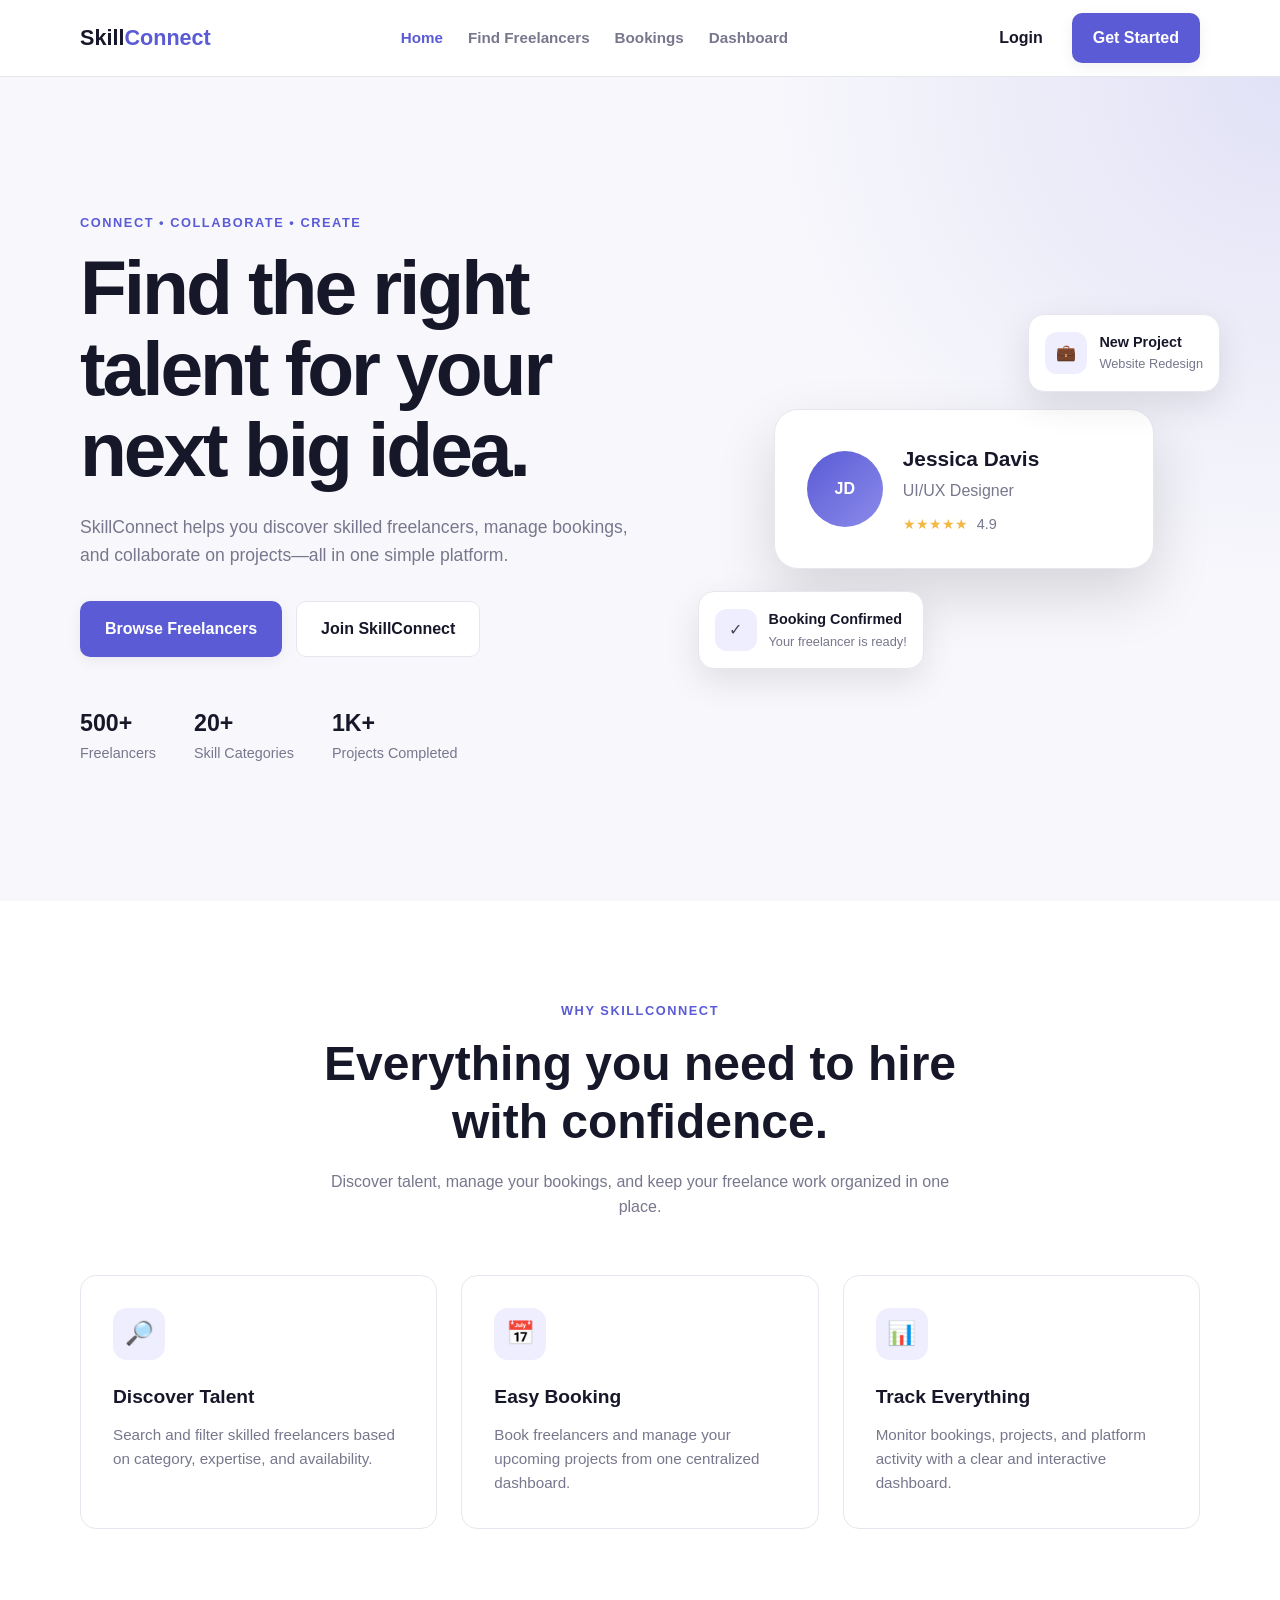
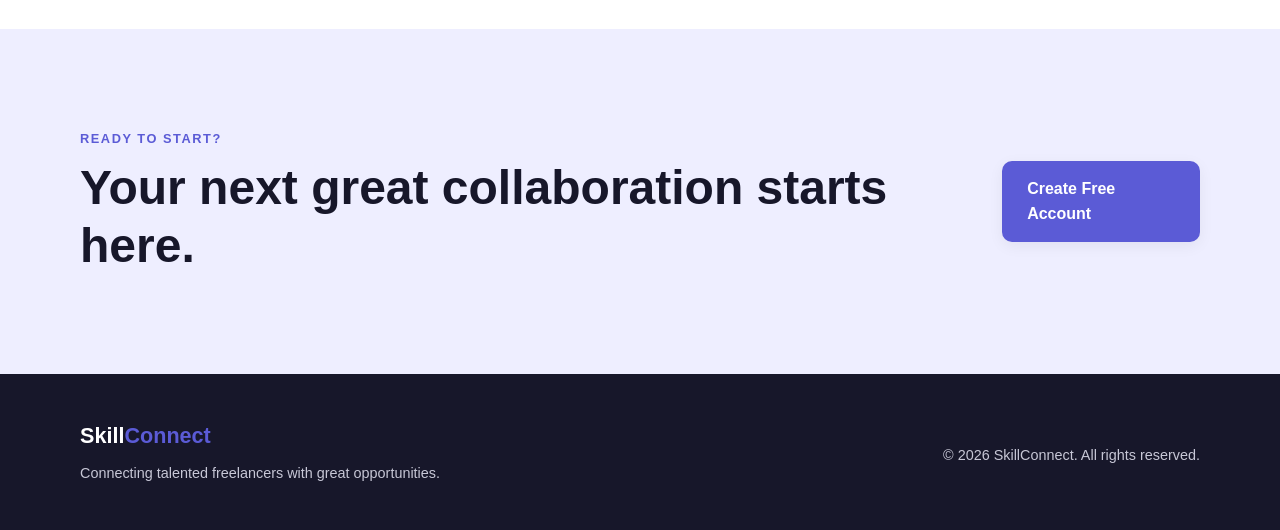
<file: index.html>
<!DOCTYPE html>
<html lang="en">
<head>
    <meta charset="UTF-8">
    <meta name="viewport" content="width=device-width, initial-scale=1.0">

    <meta
        name="description"
        content="SkillConnect - Find and hire talented freelancers for your projects."
    >

    <title>SkillConnect | Find the Right Freelancer</title>

    <link rel="stylesheet" href="css/style.css">
    <link rel="stylesheet" href="css/responsive.css">
</head>

<body>

    <!-- Header -->
    <header class="site-header">
        <div class="container navbar">

            <a href="index.html" class="logo" aria-label="SkillConnect Home">
                Skill<span>Connect</span>
            </a>

            <nav class="nav-links" aria-label="Main navigation">
                <a href="index.html" class="active">Home</a>
                <a href="freelancers.html">Find Freelancers</a>
                <a href="bookings.html">Bookings</a>
                <a href="dashboard.html">Dashboard</a>
            </nav>

            <div class="nav-actions">
                <a href="login.html" class="btn btn-secondary">Login</a>
                <a href="register.html" class="btn btn-primary">Get Started</a>
            </div>

        </div>
    </header>


    <main>

        <!-- Hero Section -->
        <section class="hero">

            <div class="container hero-content">

                <div class="hero-text">

                    <p class="eyebrow">
                        CONNECT • COLLABORATE • CREATE
                    </p>

                    <h1>
                        Find the right talent for your next big idea.
                    </h1>

                    <p class="hero-description">
                        SkillConnect helps you discover skilled freelancers,
                        manage bookings, and collaborate on projects—all in
                        one simple platform.
                    </p>

                    <div class="hero-actions">
                        <a href="freelancers.html" class="btn btn-primary btn-large">
                            Browse Freelancers
                        </a>

                        <a href="register.html" class="btn btn-outline btn-large">
                            Join SkillConnect
                        </a>
                    </div>

                    <div class="hero-stats">

                        <div class="stat">
                            <strong>500+</strong>
                            <span>Freelancers</span>
                        </div>

                        <div class="stat">
                            <strong>20+</strong>
                            <span>Skill Categories</span>
                        </div>

                        <div class="stat">
                            <strong>1K+</strong>
                            <span>Projects Completed</span>
                        </div>

                    </div>

                </div>


                <!-- Hero Visual -->
                <div class="hero-visual">

                    <div class="hero-card main-card">

                        <div class="avatar avatar-large">
                            JD
                        </div>

                        <div>
                            <h2>Jessica Davis</h2>
                            <p>UI/UX Designer</p>

                            <div class="rating">
                                ★★★★★
                                <span>4.9</span>
                            </div>
                        </div>

                    </div>


                    <div class="floating-card project-card">
                        <span class="card-icon">💼</span>

                        <div>
                            <strong>New Project</strong>
                            <p>Website Redesign</p>
                        </div>
                    </div>


                    <div class="floating-card success-card">
                        <span class="card-icon">✓</span>

                        <div>
                            <strong>Booking Confirmed</strong>
                            <p>Your freelancer is ready!</p>
                        </div>
                    </div>

                </div>

            </div>

        </section>


        <!-- Features -->
        <section class="features">

            <div class="container">

                <div class="section-heading">

                    <p class="eyebrow">
                        WHY SKILLCONNECT
                    </p>

                    <h2>
                        Everything you need to hire with confidence.
                    </h2>

                    <p>
                        Discover talent, manage your bookings, and keep your
                        freelance work organized in one place.
                    </p>

                </div>


                <div class="features-grid">

                    <article class="feature-card">

                        <div class="feature-icon">🔎</div>

                        <h3>Discover Talent</h3>

                        <p>
                            Search and filter skilled freelancers based on
                            category, expertise, and availability.
                        </p>

                    </article>


                    <article class="feature-card">

                        <div class="feature-icon">📅</div>

                        <h3>Easy Booking</h3>

                        <p>
                            Book freelancers and manage your upcoming projects
                            from one centralized dashboard.
                        </p>

                    </article>


                    <article class="feature-card">

                        <div class="feature-icon">📊</div>

                        <h3>Track Everything</h3>

                        <p>
                            Monitor bookings, projects, and platform activity
                            with a clear and interactive dashboard.
                        </p>

                    </article>

                </div>

            </div>

        </section>


        <!-- CTA -->
        <section class="cta">

            <div class="container cta-content">

                <div>
                    <p class="eyebrow">
                        READY TO START?
                    </p>

                    <h2>
                        Your next great collaboration starts here.
                    </h2>
                </div>

                <a href="register.html" class="btn btn-primary btn-large">
                    Create Free Account
                </a>

            </div>

        </section>

    </main>


    <!-- Footer -->
    <footer class="site-footer">

        <div class="container footer-content">

            <div>

                <a href="index.html" class="logo">
                    Skill<span>Connect</span>
                </a>

                <p>
                    Connecting talented freelancers with great opportunities.
                </p>

            </div>


            <p class="copyright">
                © 2026 SkillConnect. All rights reserved.
            </p>

        </div>

    </footer>


    <script src="js/app.js"></script>

</body>
</html>
</file>
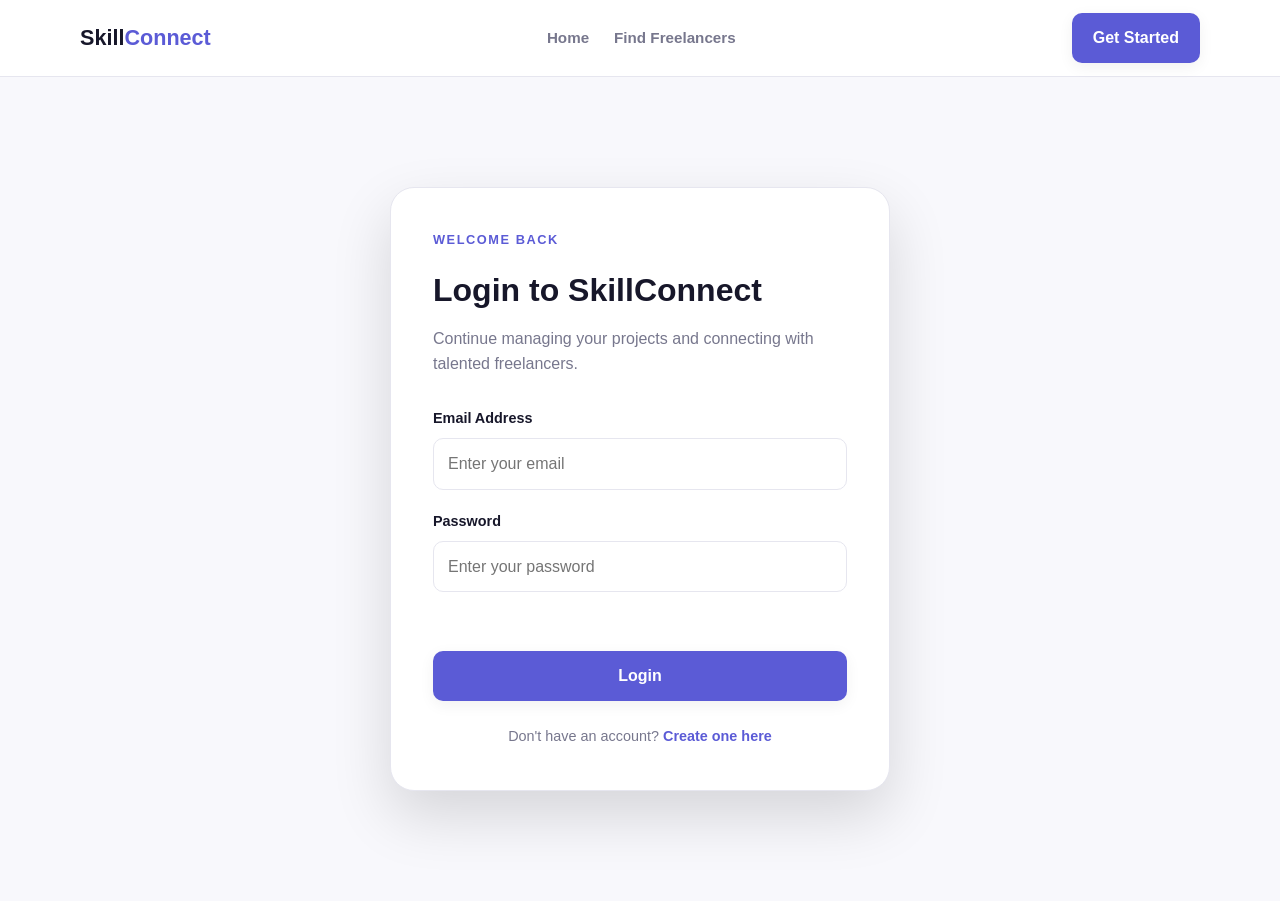
<file: bookings.html>
<!DOCTYPE html>
<html lang="en">
<head>
    <meta charset="UTF-8">
    <meta name="viewport" content="width=device-width, initial-scale=1.0">

    <meta
        name="description"
        content="Create and manage your freelancer project bookings on SkillConnect."
    >

    <title>Bookings | SkillConnect</title>

    <link rel="stylesheet" href="css/style.css">
    <link rel="stylesheet" href="css/responsive.css">
</head>

<body>

    <!-- Header -->
    <header class="site-header">

        <div class="container navbar">

            <a href="index.html" class="logo" aria-label="SkillConnect Home">
                Skill<span>Connect</span>
            </a>

            <nav class="nav-links" aria-label="Main navigation">
                <a href="index.html">Home</a>
                <a href="freelancers.html">Find Freelancers</a>
                <a href="bookings.html" class="active">Bookings</a>
                <a href="dashboard.html">Dashboard</a>
            </nav>

            <div class="nav-actions">

                <button
                    type="button"
                    id="logoutButton"
                    class="btn btn-secondary"
                >
                    Logout
                </button>

            </div>

        </div>

    </header>


    <main class="bookings-page">

        <!-- Hero -->
        <section class="bookings-hero">

            <div class="container">

                <p class="eyebrow">
                    PROJECT BOOKINGS
                </p>

                <h1>
                    Manage your projects and collaborations.
                </h1>

                <p>
                    Create new bookings, track project progress, and manage
                    your work with talented freelancers.
                </p>

            </div>

        </section>


        <section class="bookings-section">

            <div class="container">

                <!-- Booking Form -->
                <div class="booking-form-card">

                    <div class="booking-form-header">

                        <div>

                            <p class="eyebrow">
                                NEW BOOKING
                            </p>

                            <h2>
                                Start a new project
                            </h2>

                        </div>

                    </div>


                    <form id="bookingForm" novalidate>

                        <div class="booking-form-grid">

                            <!-- Freelancer -->
                            <div class="form-group">

                                <label for="bookingFreelancer">
                                    Select Freelancer
                                </label>

                                <select
                                    id="bookingFreelancer"
                                    required
                                >
                                    <option value="">
                                        Select a freelancer
                                    </option>
                                </select>

                            </div>


                            <!-- Project Title -->
                            <div class="form-group">

                                <label for="projectTitle">
                                    Project Title
                                </label>

                                <input
                                    type="text"
                                    id="projectTitle"
                                    required
                                    placeholder="Example: E-commerce Website"
                                >

                            </div>


                            <!-- Start Date -->
                            <div class="form-group">

                                <label for="projectStartDate">
                                    Start Date
                                </label>

                                <input
                                    type="date"
                                    id="projectStartDate"
                                    required
                                >

                            </div>


                            <!-- Budget -->
                            <div class="form-group">

                                <label for="projectBudget">
                                    Project Budget ($)
                                </label>

                                <input
                                    type="number"
                                    id="projectBudget"
                                    required
                                    min="1"
                                    placeholder="Example: 500"
                                >

                            </div>

                        </div>


                        <!-- Description -->
                        <div class="form-group">

                            <label for="projectDescription">
                                Project Description
                            </label>

                            <textarea
                                id="projectDescription"
                                required
                                rows="5"
                                placeholder="Describe what you need help with..."
                            ></textarea>

                        </div>


                        <p
                            id="bookingMessage"
                            class="form-message"
                            aria-live="polite"
                        ></p>


                        <button
                            type="submit"
                            class="btn btn-primary"
                        >
                            Create Booking
                        </button>

                    </form>

                </div>


                <!-- Booking List -->
                <section class="booking-list-section">

                    <div class="section-title-row">

                        <div>

                            <p class="eyebrow">
                                YOUR BOOKINGS
                            </p>

                            <h2>
                                Manage active projects
                            </h2>

                        </div>

                    </div>


                    <div
                        id="bookingsList"
                        class="bookings-list"
                    >
                        <!-- Dynamic bookings -->
                    </div>

                </section>

            </div>

        </section>

    </main>


    <script src="js/storage.js"></script>
    <script src="js/auth.js"></script>
    <script src="js/bookings.js"></script>
    <script src="js/app.js"></script>

</body>
</html>
</file>
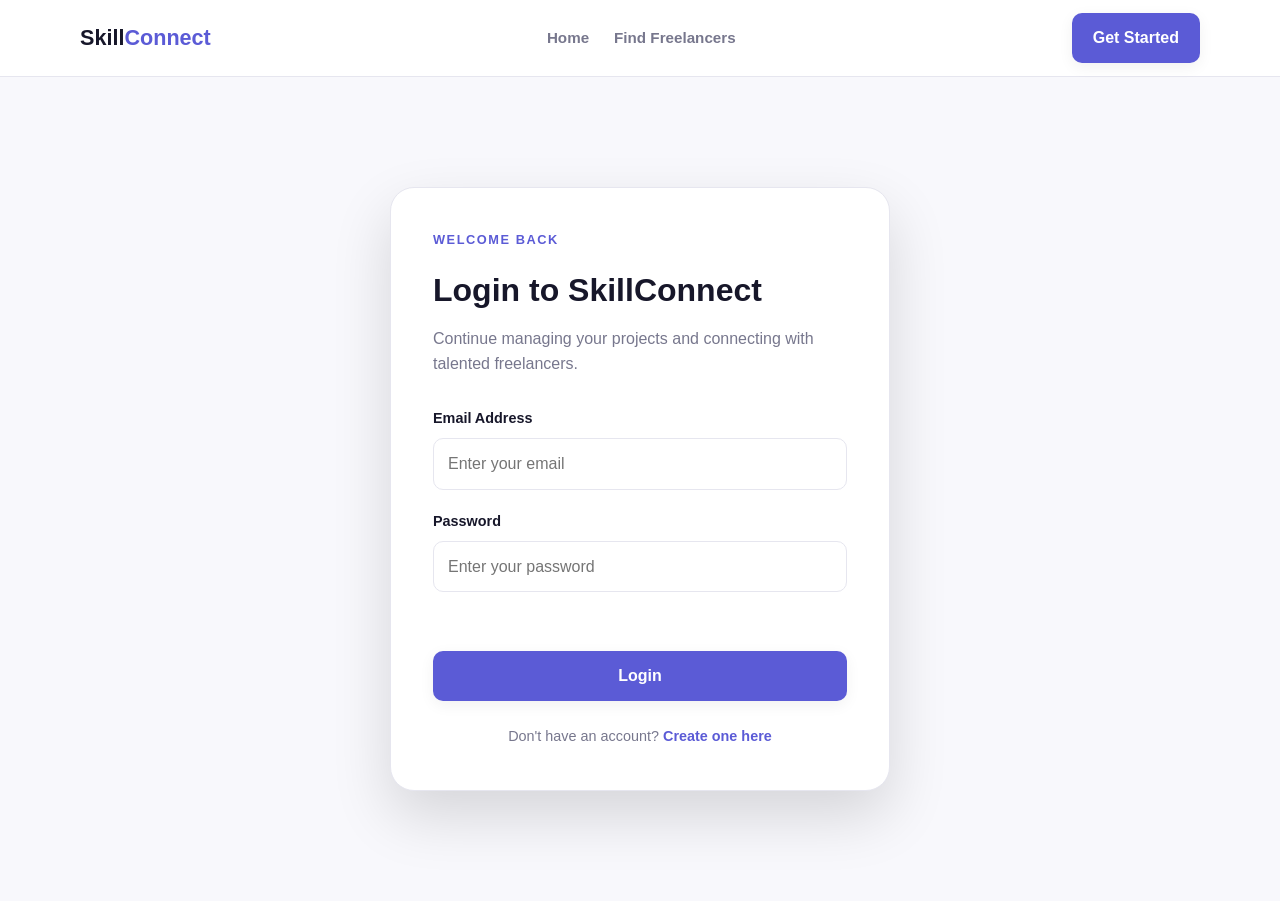
<file: freelancers.html>
<!DOCTYPE html>
<html lang="en">
<head>
    <meta charset="UTF-8">
    <meta name="viewport" content="width=device-width, initial-scale=1.0">

    <meta
        name="description"
        content="Browse, search, and manage talented freelancers on SkillConnect."
    >

    <title>Find Freelancers | SkillConnect</title>

    <link rel="stylesheet" href="css/style.css">
    <link rel="stylesheet" href="css/responsive.css">
</head>

<body>

    <header class="site-header">

        <div class="container navbar">

            <a href="index.html" class="logo" aria-label="SkillConnect Home">
                Skill<span>Connect</span>
            </a>

            <nav class="nav-links" aria-label="Main navigation">
                <a href="index.html">Home</a>
                <a href="freelancers.html" class="active">Find Freelancers</a>
                <a href="bookings.html">Bookings</a>
                <a href="dashboard.html">Dashboard</a>
            </nav>

            <div class="nav-actions">
                <button
                    type="button"
                    id="logoutButton"
                    class="btn btn-secondary"
                >
                    Logout
                </button>
            </div>

        </div>

    </header>


    <main class="freelancers-page">

        <!-- Page Hero -->
        <section class="catalog-hero">

            <div class="container">

                <p class="eyebrow">
                    FIND TALENT
                </p>

                <h1>
                    Find the perfect freelancer for your project.
                </h1>

                <p>
                    Browse skilled professionals, explore their expertise,
                    and connect with the right person for your next project.
                </p>

            </div>

        </section>


        <!-- Catalog -->
        <section class="catalog-section">

            <div class="container">

                <!-- Search and Controls -->
                <div class="catalog-toolbar">

                    <div class="search-box">

                        <label
                            for="freelancerSearch"
                            class="visually-hidden"
                        >
                            Search freelancers
                        </label>

                        <input
                            type="search"
                            id="freelancerSearch"
                            placeholder="Search by name or skill..."
                        >

                    </div>


                    <select
                        id="categoryFilter"
                        aria-label="Filter freelancers by category"
                    >
                        <option value="all">
                            All Categories
                        </option>
                    </select>


                    <button
                        type="button"
                        id="addFreelancerButton"
                        class="btn btn-primary"
                    >
                        + Add Freelancer
                    </button>

                </div>


                <!-- Results Info -->
                <p
                    id="resultsInfo"
                    class="results-info"
                    aria-live="polite"
                >
                    Loading freelancers...
                </p>


                <!-- Freelancer Cards -->
                <div
                    id="freelancerGrid"
                    class="freelancer-grid"
                >
                    <!-- Dynamic cards -->
                </div>

            </div>

        </section>

    </main>


    <!-- Freelancer Modal -->
    <div
        id="freelancerModal"
        class="modal"
        aria-hidden="true"
    >

        <div
            class="modal-backdrop"
            data-close-modal
        ></div>


        <div
            class="modal-content"
            role="dialog"
            aria-modal="true"
            aria-labelledby="modalTitle"
        >

            <div class="modal-header">

                <h2 id="modalTitle">
                    Add Freelancer
                </h2>

                <button
                    type="button"
                    id="closeModalButton"
                    class="modal-close"
                    aria-label="Close dialog"
                >
                    ×
                </button>

            </div>


            <form id="freelancerForm" novalidate>

                <input
                    type="hidden"
                    id="freelancerId"
                >


                <div class="form-group">

                    <label for="freelancerName">
                        Full Name
                    </label>

                    <input
                        type="text"
                        id="freelancerName"
                        required
                        placeholder="Enter freelancer name"
                    >

                </div>


                <div class="form-group">

                    <label for="freelancerCategory">
                        Category
                    </label>

                    <select
                        id="freelancerCategory"
                        required
                    >
                        <option value="">
                            Select category
                        </option>

                        <option value="Web Development">
                            Web Development
                        </option>

                        <option value="UI/UX Design">
                            UI/UX Design
                        </option>

                        <option value="Mobile Development">
                            Mobile Development
                        </option>

                        <option value="Data Science">
                            Data Science
                        </option>

                        <option value="Digital Marketing">
                            Digital Marketing
                        </option>

                    </select>

                </div>


                <div class="form-group">

                    <label for="freelancerSkills">
                        Skills
                    </label>

                    <input
                        type="text"
                        id="freelancerSkills"
                        required
                        placeholder="Example: React, JavaScript, Node.js"
                    >

                </div>


                <div class="form-group">

                    <label for="freelancerRate">
                        Hourly Rate ($)
                    </label>

                    <input
                        type="number"
                        id="freelancerRate"
                        required
                        min="1"
                        placeholder="Example: 25"
                    >

                </div>


                <div class="form-group">

                    <label for="freelancerRating">
                        Rating
                    </label>

                    <input
                        type="number"
                        id="freelancerRating"
                        required
                        min="1"
                        max="5"
                        step="0.1"
                        placeholder="Example: 4.8"
                    >

                </div>


                <p
                    id="freelancerMessage"
                    class="form-message"
                    aria-live="polite"
                ></p>


                <div class="modal-actions">

                    <button
                        type="button"
                        id="cancelModalButton"
                        class="btn btn-outline"
                    >
                        Cancel
                    </button>

                    <button
                        type="submit"
                        class="btn btn-primary"
                    >
                        Save Freelancer
                    </button>

                </div>

            </form>

        </div>

    </div>


    <script src="js/storage.js"></script>
    <script src="js/auth.js"></script>
    <script src="js/freelancers.js"></script>
    <script src="js/app.js"></script>

</body>
</html>
</file>
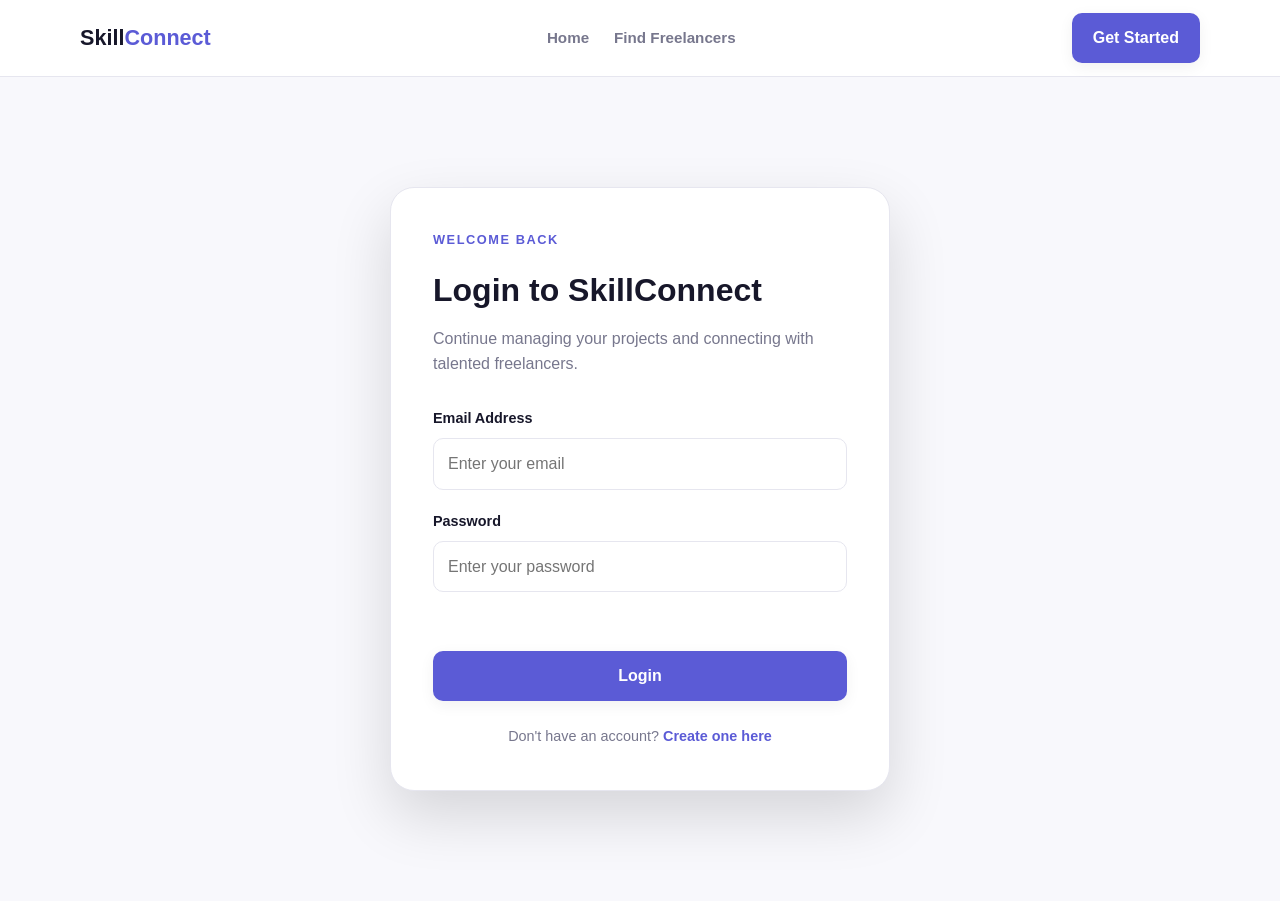
<file: login.html>
<!DOCTYPE html>
<html lang="en">
<head>
    <meta charset="UTF-8">
    <meta name="viewport" content="width=device-width, initial-scale=1.0">

    <meta
        name="description"
        content="Log in to SkillConnect and manage your freelancer bookings."
    >

    <title>Login | SkillConnect</title>

    <link rel="stylesheet" href="css/style.css">
    <link rel="stylesheet" href="css/responsive.css">
</head>

<body>

    <header class="site-header">
        <div class="container navbar">

            <a href="index.html" class="logo" aria-label="SkillConnect Home">
                Skill<span>Connect</span>
            </a>

            <nav class="nav-links" aria-label="Main navigation">
                <a href="index.html">Home</a>
                <a href="freelancers.html">Find Freelancers</a>
            </nav>

            <div class="nav-actions">
                <a href="register.html" class="btn btn-primary">
                    Get Started
                </a>
            </div>

        </div>
    </header>


    <main class="auth-page">

        <section class="auth-section">

            <div class="auth-card">

                <div class="auth-header">

                    <p class="eyebrow">
                        WELCOME BACK
                    </p>

                    <h1>Login to SkillConnect</h1>

                    <p>
                        Continue managing your projects and connecting with
                        talented freelancers.
                    </p>

                </div>


                <form id="loginForm" novalidate>

                    <div class="form-group">

                        <label for="loginEmail">
                            Email Address
                        </label>

                        <input
                            type="email"
                            id="loginEmail"
                            name="email"
                            autocomplete="email"
                            required
                            placeholder="Enter your email"
                        >

                    </div>


                    <div class="form-group">

                        <label for="loginPassword">
                            Password
                        </label>

                        <input
                            type="password"
                            id="loginPassword"
                            name="password"
                            autocomplete="current-password"
                            required
                            placeholder="Enter your password"
                        >

                    </div>


                    <p
                        id="loginMessage"
                        class="form-message"
                        aria-live="polite"
                    ></p>


                    <button type="submit" class="btn btn-primary auth-submit">
                        Login
                    </button>

                </form>


                <p class="auth-switch">
                    Don't have an account?
                    <a href="register.html">Create one here</a>
                </p>

            </div>

        </section>

    </main>


    <script src="js/storage.js"></script>
    <script src="js/auth.js"></script>

</body>
</html>
</file>
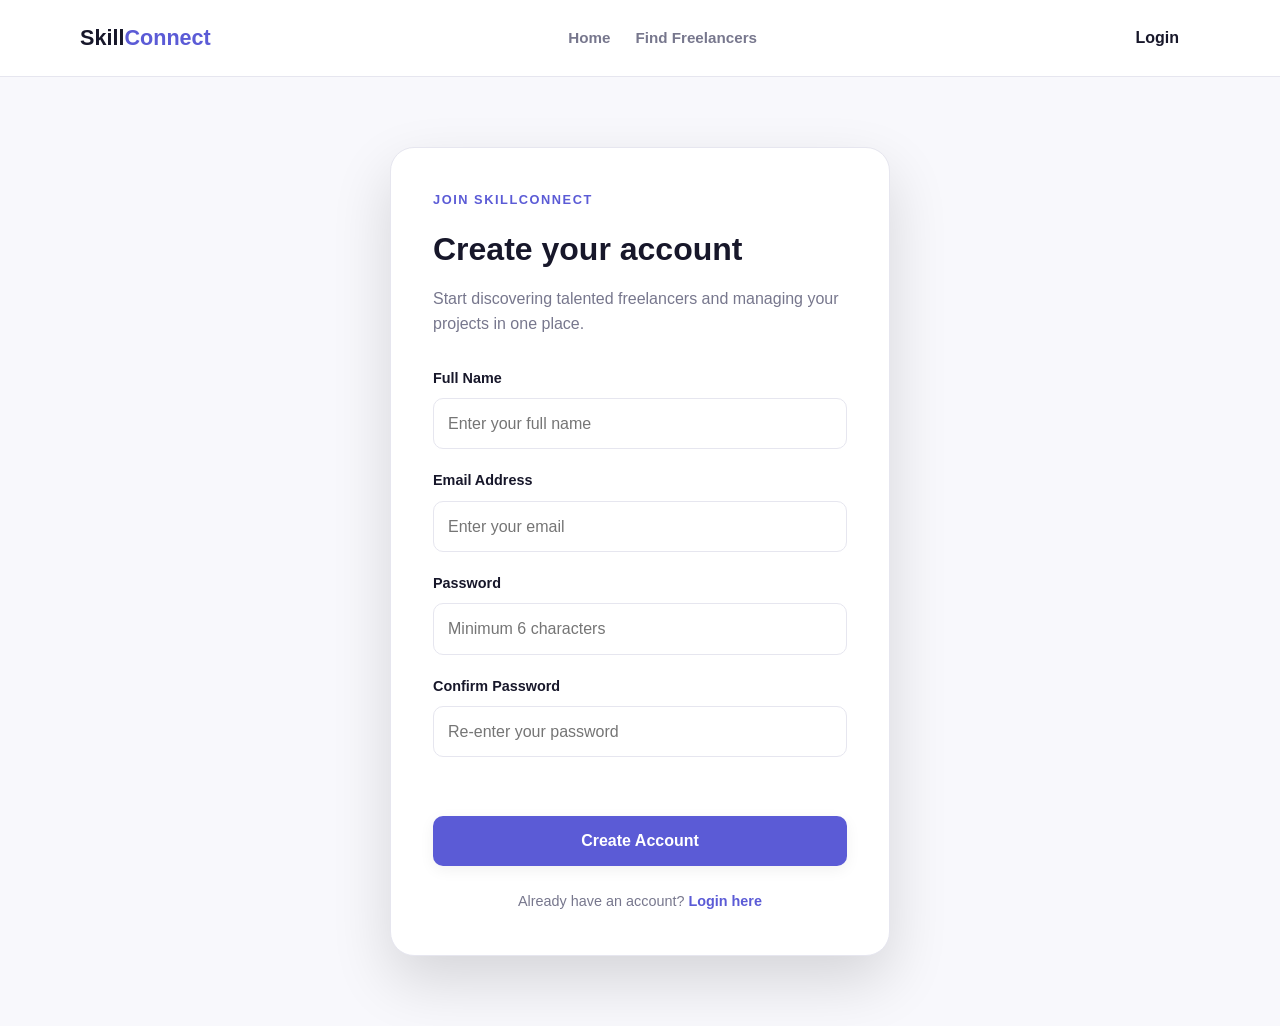
<file: register.html>
<!DOCTYPE html>
<html lang="en">
<head>
    <meta charset="UTF-8">
    <meta name="viewport" content="width=device-width, initial-scale=1.0">

    <meta
        name="description"
        content="Create a SkillConnect account and start finding talented freelancers."
    >

    <title>Create Account | SkillConnect</title>

    <link rel="stylesheet" href="css/style.css">
    <link rel="stylesheet" href="css/responsive.css">
</head>

<body>

    <header class="site-header">
        <div class="container navbar">

            <a href="index.html" class="logo" aria-label="SkillConnect Home">
                Skill<span>Connect</span>
            </a>

            <nav class="nav-links" aria-label="Main navigation">
                <a href="index.html">Home</a>
                <a href="freelancers.html">Find Freelancers</a>
            </nav>

            <div class="nav-actions">
                <a href="login.html" class="btn btn-secondary">
                    Login
                </a>
            </div>

        </div>
    </header>


    <main class="auth-page">

        <section class="auth-section">

            <div class="auth-card">

                <div class="auth-header">

                    <p class="eyebrow">
                        JOIN SKILLCONNECT
                    </p>

                    <h1>Create your account</h1>

                    <p>
                        Start discovering talented freelancers and managing
                        your projects in one place.
                    </p>

                </div>


                <form id="registerForm" novalidate>

                    <div class="form-group">

                        <label for="registerName">
                            Full Name
                        </label>

                        <input
                            type="text"
                            id="registerName"
                            name="name"
                            autocomplete="name"
                            required
                            minlength="2"
                            placeholder="Enter your full name"
                        >

                    </div>


                    <div class="form-group">

                        <label for="registerEmail">
                            Email Address
                        </label>

                        <input
                            type="email"
                            id="registerEmail"
                            name="email"
                            autocomplete="email"
                            required
                            placeholder="Enter your email"
                        >

                    </div>


                    <div class="form-group">

                        <label for="registerPassword">
                            Password
                        </label>

                        <input
                            type="password"
                            id="registerPassword"
                            name="password"
                            autocomplete="new-password"
                            required
                            minlength="6"
                            placeholder="Minimum 6 characters"
                        >

                    </div>


                    <div class="form-group">

                        <label for="confirmPassword">
                            Confirm Password
                        </label>

                        <input
                            type="password"
                            id="confirmPassword"
                            name="confirmPassword"
                            autocomplete="new-password"
                            required
                            minlength="6"
                            placeholder="Re-enter your password"
                        >

                    </div>


                    <p
                        id="registerMessage"
                        class="form-message"
                        aria-live="polite"
                    ></p>


                    <button type="submit" class="btn btn-primary auth-submit">
                        Create Account
                    </button>

                </form>


                <p class="auth-switch">
                    Already have an account?
                    <a href="login.html">Login here</a>
                </p>

            </div>

        </section>

    </main>


    <script src="js/storage.js"></script>
    <script src="js/auth.js"></script>

</body>
</html>
</file>
<file: css/style.css>
/* =========================
   ROOT & DESIGN TOKENS
========================= */

:root {
    --primary: #5b5bd6;
    --primary-dark: #4545b8;
    --primary-light: #eeeeff;

    --dark: #17172a;
    --text: #44445a;
    --muted: #77778d;

    --white: #ffffff;
    --background: #f8f8fc;
    --border: #e6e6ef;

    --success: #20a56b;

    --shadow-sm: 0 4px 15px rgba(0, 0, 0, 0.06);
    --shadow-md: 0 12px 35px rgba(0, 0, 0, 0.10);
    --shadow-lg: 0 25px 60px rgba(0, 0, 0, 0.14);

    --radius-sm: 10px;
    --radius-md: 16px;
    --radius-lg: 24px;

    --transition: 0.25s ease;
}


/* =========================
   RESET
========================= */

* {
    margin: 0;
    padding: 0;
    box-sizing: border-box;
}

html {
    scroll-behavior: smooth;
}

body {
    font-family: Arial, Helvetica, sans-serif;
    background: var(--background);
    color: var(--text);
    line-height: 1.6;
}

a {
    text-decoration: none;
    color: inherit;
}

button,
input,
select,
textarea {
    font: inherit;
}

button {
    cursor: pointer;
}


/* =========================
   GLOBAL
========================= */

.container {
    width: min(1120px, calc(100% - 40px));
    margin: 0 auto;
}

section {
    padding: 100px 0;
}

.eyebrow {
    font-size: 0.8rem;
    font-weight: 700;
    letter-spacing: 0.12em;
    color: var(--primary);
    margin-bottom: 14px;
}

.section-heading {
    max-width: 650px;
    margin: 0 auto 55px;
    text-align: center;
}

.section-heading h2,
.cta h2 {
    color: var(--dark);
    font-size: clamp(2rem, 4vw, 3rem);
    line-height: 1.2;
    margin-bottom: 18px;
}

.section-heading > p:last-child {
    color: var(--muted);
}


/* =========================
   BUTTONS
========================= */

.btn {
    display: inline-flex;
    align-items: center;
    justify-content: center;
    gap: 8px;

    min-height: 44px;

    padding: 11px 20px;

    border-radius: var(--radius-sm);
    border: 1px solid transparent;

    font-weight: 700;

    transition:
        transform var(--transition),
        background var(--transition),
        box-shadow var(--transition);
}

.btn:hover {
    transform: translateY(-2px);
}

.btn-primary {
    background: var(--primary);
    color: var(--white);
    box-shadow: var(--shadow-sm);
}

.btn-primary:hover {
    background: var(--primary-dark);
    box-shadow: var(--shadow-md);
}

.btn-secondary {
    background: transparent;
    color: var(--dark);
}

.btn-secondary:hover {
    background: var(--primary-light);
}

.btn-outline {
    border-color: var(--border);
    background: var(--white);
    color: var(--dark);
}

.btn-outline:hover {
    border-color: var(--primary);
    color: var(--primary);
}

.btn-large {
    min-height: 52px;
    padding: 14px 24px;
}


/* =========================
   HEADER
========================= */

.site-header {
    background: rgba(255, 255, 255, 0.92);
    border-bottom: 1px solid var(--border);
    position: sticky;
    top: 0;
    z-index: 100;

    backdrop-filter: blur(12px);
}

.navbar {
    min-height: 76px;

    display: flex;
    align-items: center;
    justify-content: space-between;

    gap: 25px;
}

.logo {
    color: var(--dark);
    font-size: 1.35rem;
    font-weight: 800;
    white-space: nowrap;
}

.logo span {
    color: var(--primary);
}

.nav-links {
    display: flex;
    align-items: center;
    gap: 25px;
}

.nav-links a {
    font-size: 0.95rem;
    font-weight: 600;
    color: var(--muted);

    transition: color var(--transition);
}

.nav-links a:hover,
.nav-links a.active {
    color: var(--primary);
}

.nav-actions {
    display: flex;
    align-items: center;
    gap: 8px;
}


/* =========================
   HERO
========================= */

.hero {
    min-height: calc(100vh - 76px);

    display: flex;
    align-items: center;

    background:
        radial-gradient(
            circle at top right,
            rgba(91, 91, 214, 0.14),
            transparent 35%
        ),
        var(--background);
}

.hero-content {
    display: grid;
    grid-template-columns: 1.1fr 0.9fr;
    gap: 70px;
    align-items: center;
}

.hero-text h1 {
    color: var(--dark);

    font-size: clamp(2.8rem, 6vw, 5rem);
    line-height: 1.05;

    letter-spacing: -0.04em;

    max-width: 750px;
    margin-bottom: 24px;
}

.hero-description {
    max-width: 600px;

    color: var(--muted);

    font-size: 1.1rem;

    margin-bottom: 32px;
}

.hero-actions {
    display: flex;
    flex-wrap: wrap;
    gap: 14px;

    margin-bottom: 48px;
}

.hero-stats {
    display: flex;
    flex-wrap: wrap;
    gap: 38px;
}

.stat {
    display: flex;
    flex-direction: column;
}

.stat strong {
    color: var(--dark);
    font-size: 1.45rem;
}

.stat span {
    color: var(--muted);
    font-size: 0.9rem;
}


/* =========================
   HERO VISUAL
========================= */

.hero-visual {
    position: relative;

    min-height: 430px;

    display: flex;
    align-items: center;
    justify-content: center;
}

.main-card {
    width: min(100%, 380px);

    padding: 32px;

    display: flex;
    align-items: center;
    gap: 20px;

    background: var(--white);

    border: 1px solid var(--border);
    border-radius: var(--radius-lg);

    box-shadow: var(--shadow-lg);
}

.main-card h2 {
    color: var(--dark);
    font-size: 1.3rem;
}

.main-card p {
    color: var(--muted);
    margin: 3px 0 10px;
}

.avatar {
    display: grid;
    place-items: center;

    flex-shrink: 0;

    border-radius: 50%;

    background: linear-gradient(
        135deg,
        var(--primary),
        #8b8bea
    );

    color: var(--white);

    font-weight: 800;
}

.avatar-large {
    width: 76px;
    height: 76px;
}

.rating {
    color: #f4b740;
    font-size: 0.9rem;
}

.rating span {
    color: var(--muted);
    margin-left: 5px;
}


.floating-card {
    position: absolute;

    display: flex;
    align-items: center;
    gap: 12px;

    padding: 16px;

    background: var(--white);

    border: 1px solid var(--border);

    border-radius: var(--radius-md);

    box-shadow: var(--shadow-md);
}

.floating-card strong {
    color: var(--dark);
    display: block;
    font-size: 0.9rem;
}

.floating-card p {
    color: var(--muted);
    font-size: 0.8rem;
}

.card-icon {
    display: grid;
    place-items: center;

    width: 42px;
    height: 42px;

    border-radius: 12px;

    background: var(--primary-light);
}

.project-card {
    top: 40px;
    right: -20px;
}

.success-card {
    bottom: 35px;
    left: -30px;
}


/* =========================
   FEATURES
========================= */

.features {
    background: var(--white);
}

.features-grid {
    display: grid;

    grid-template-columns: repeat(3, 1fr);

    gap: 24px;
}

.feature-card {
    padding: 32px;

    border: 1px solid var(--border);

    border-radius: var(--radius-md);

    background: var(--white);

    transition:
        transform var(--transition),
        box-shadow var(--transition);
}

.feature-card:hover {
    transform: translateY(-6px);
    box-shadow: var(--shadow-md);
}

.feature-icon {
    display: grid;
    place-items: center;

    width: 52px;
    height: 52px;

    margin-bottom: 22px;

    border-radius: 14px;

    background: var(--primary-light);

    font-size: 1.45rem;
}

.feature-card h3 {
    color: var(--dark);

    margin-bottom: 10px;

    font-size: 1.2rem;
}

.feature-card p {
    color: var(--muted);
    font-size: 0.95rem;
}


/* =========================
   CTA
========================= */

.cta {
    background: var(--primary-light);
}

.cta-content {
    display: flex;

    align-items: center;
    justify-content: space-between;

    gap: 35px;
}

.cta .eyebrow {
    margin-bottom: 10px;
}

.cta h2 {
    margin-bottom: 0;
}


/* =========================
   FOOTER
========================= */

.site-footer {
    padding: 45px 0;

    background: var(--dark);
    color: #c7c7d6;
}

.footer-content {
    display: flex;

    align-items: center;
    justify-content: space-between;

    gap: 30px;
}

.site-footer .logo {
    color: var(--white);
}

.site-footer p {
    font-size: 0.9rem;
    margin-top: 8px;
}

.copyright {
    text-align: right;
}


/* =========================
   ACCESSIBILITY
========================= */

a:focus-visible,
button:focus-visible,
input:focus-visible,
select:focus-visible,
textarea:focus-visible {
    outline: 3px solid var(--primary);
    outline-offset: 3px;
}
/* =========================
   AUTHENTICATION
========================= */

.auth-page {
    min-height: calc(100vh - 76px);
}

.auth-section {
    min-height: calc(100vh - 76px);

    display: grid;
    place-items: center;

    padding: 70px 20px;
}

.auth-card {
    width: min(100%, 500px);

    padding: 42px;

    background: var(--white);

    border: 1px solid var(--border);
    border-radius: var(--radius-lg);

    box-shadow: var(--shadow-lg);
}

.auth-header {
    margin-bottom: 30px;
}

.auth-header h1 {
    color: var(--dark);

    font-size: 2rem;

    margin-bottom: 10px;
}

.auth-header > p:last-child {
    color: var(--muted);
}

.form-group {
    display: flex;
    flex-direction: column;

    gap: 8px;

    margin-bottom: 20px;
}

.form-group label {
    color: var(--dark);

    font-size: 0.9rem;
    font-weight: 700;
}

.form-group input {
    width: 100%;

    min-height: 48px;

    padding: 12px 14px;

    border: 1px solid var(--border);
    border-radius: var(--radius-sm);

    background: var(--white);

    color: var(--dark);

    transition:
        border-color var(--transition),
        box-shadow var(--transition);
}

.form-group input:focus {
    border-color: var(--primary);

    box-shadow: 0 0 0 4px rgba(91, 91, 214, 0.12);

    outline: none;
}

.form-message {
    min-height: 24px;

    margin-bottom: 15px;

    font-size: 0.9rem;
    font-weight: 600;
}

.form-message.error {
    color: #c63c3c;
}

.form-message.success {
    color: var(--success);
}

.auth-submit {
    width: 100%;
}

.auth-switch {
    margin-top: 24px;

    text-align: center;

    color: var(--muted);

    font-size: 0.9rem;
}

.auth-switch a {
    color: var(--primary);

    font-weight: 700;
}
/* =========================
   DASHBOARD
========================= */

.dashboard-page {
    min-height: 100vh;
}

.dashboard-hero {
    padding: 70px 0 45px;
    background:
        radial-gradient(
            circle at top right,
            rgba(91, 91, 214, 0.16),
            transparent 40%
        ),
        var(--background);
}

.dashboard-hero h1 {
    color: var(--dark);
    font-size: clamp(2rem, 5vw, 3.5rem);
    margin-bottom: 10px;
}

.dashboard-hero h1 span {
    color: var(--primary);
}

.dashboard-hero > .container > p:last-child {
    color: var(--muted);
    font-size: 1.05rem;
}

.dashboard-content {
    padding: 35px 0 90px;
}

.stats-grid {
    display: grid;
    grid-template-columns: repeat(4, 1fr);
    gap: 20px;
}

.dashboard-stat-card {
    display: flex;
    align-items: center;
    gap: 16px;

    padding: 24px;

    background: var(--white);
    border: 1px solid var(--border);
    border-radius: var(--radius-md);

    box-shadow: var(--shadow-sm);
}

.dashboard-stat-icon {
    display: grid;
    place-items: center;

    width: 52px;
    height: 52px;

    flex-shrink: 0;

    border-radius: 14px;

    background: var(--primary-light);

    font-size: 1.4rem;
}

.dashboard-stat-card p {
    color: var(--muted);
    font-size: 0.85rem;
}

.dashboard-stat-card strong {
    display: block;

    margin-top: 3px;

    color: var(--dark);

    font-size: 1.7rem;
}

.dashboard-section {
    padding: 0;
    margin-top: 65px;
}

.section-title-row {
    display: flex;
    align-items: flex-end;
    justify-content: space-between;
    gap: 20px;

    margin-bottom: 25px;
}

.section-title-row .eyebrow {
    margin-bottom: 8px;
}

.section-title-row h2 {
    color: var(--dark);
    font-size: 1.7rem;
}

.text-link {
    color: var(--primary);
    font-weight: 700;
}

.quick-actions {
    display: grid;
    grid-template-columns: repeat(2, 1fr);
    gap: 20px;
}

.quick-action-card {
    display: flex;
    align-items: center;
    gap: 18px;

    padding: 25px;

    background: var(--white);

    border: 1px solid var(--border);
    border-radius: var(--radius-md);

    transition:
        transform var(--transition),
        box-shadow var(--transition);
}

.quick-action-card:hover {
    transform: translateY(-4px);
    box-shadow: var(--shadow-md);
}

.quick-action-card > span {
    display: grid;
    place-items: center;

    width: 55px;
    height: 55px;

    flex-shrink: 0;

    border-radius: 14px;

    background: var(--primary-light);

    font-size: 1.5rem;
}

.quick-action-card h3 {
    color: var(--dark);
    margin-bottom: 4px;
}

.quick-action-card p {
    color: var(--muted);
    font-size: 0.9rem;
}

.recent-bookings {
    display: grid;
    gap: 14px;
}

.empty-state {
    padding: 35px;

    text-align: center;

    background: var(--white);

    border: 1px dashed var(--border);
    border-radius: var(--radius-md);

    color: var(--muted);
}

.empty-state a {
    color: var(--primary);
    font-weight: 700;
}

.charts-grid {
    display: grid;
    grid-template-columns: repeat(2, 1fr);
    gap: 24px;
}

.chart-card {
    padding: 25px;

    background: var(--white);

    border: 1px solid var(--border);
    border-radius: var(--radius-md);

    box-shadow: var(--shadow-sm);
}

.chart-card h3 {
    color: var(--dark);
    margin-bottom: 20px;
}
/* =========================
   FREELANCER CATALOG
========================= */

.freelancers-page {
    min-height: 100vh;
}

.catalog-hero {
    padding: 75px 0 55px;

    background:
        radial-gradient(
            circle at top right,
            rgba(91, 91, 214, 0.15),
            transparent 40%
        ),
        var(--background);
}

.catalog-hero h1 {
    max-width: 760px;

    color: var(--dark);

    font-size: clamp(2.2rem, 5vw, 4rem);

    line-height: 1.1;

    margin-bottom: 18px;
}

.catalog-hero > .container > p:last-child {
    max-width: 650px;

    color: var(--muted);

    font-size: 1.05rem;
}

.catalog-section {
    padding: 45px 0 90px;
}

.catalog-toolbar {
    display: grid;

    grid-template-columns: minmax(200px, 1fr) 220px auto;

    gap: 15px;

    align-items: center;
}

.search-box input,
.catalog-toolbar select,
.form-group select {
    width: 100%;

    min-height: 48px;

    padding: 12px 14px;

    border: 1px solid var(--border);
    border-radius: var(--radius-sm);

    background: var(--white);

    color: var(--dark);
}

.search-box input:focus,
.catalog-toolbar select:focus,
.form-group select:focus {
    border-color: var(--primary);

    box-shadow: 0 0 0 4px rgba(91, 91, 214, 0.12);

    outline: none;
}

.results-info {
    margin: 25px 0 18px;

    color: var(--muted);

    font-size: 0.95rem;
}

.freelancer-grid {
    display: grid;

    grid-template-columns: repeat(3, 1fr);

    gap: 22px;
}

.freelancer-card {
    display: flex;
    flex-direction: column;

    padding: 25px;

    background: var(--white);

    border: 1px solid var(--border);
    border-radius: var(--radius-md);

    box-shadow: var(--shadow-sm);

    transition:
        transform var(--transition),
        box-shadow var(--transition);
}

.freelancer-card:hover {
    transform: translateY(-5px);
    box-shadow: var(--shadow-md);
}

.freelancer-card-top {
    display: flex;

    align-items: flex-start;
    justify-content: space-between;

    gap: 15px;

    margin-bottom: 20px;
}

.freelancer-avatar {
    display: grid;
    place-items: center;

    width: 58px;
    height: 58px;

    border-radius: 50%;

    background: linear-gradient(
        135deg,
        var(--primary),
        #8b8bea
    );

    color: var(--white);

    font-weight: 800;
    font-size: 1.05rem;
}

.rating-badge {
    padding: 5px 9px;

    border-radius: 999px;

    background: #fff7df;

    color: #9a6a00;

    font-size: 0.8rem;
    font-weight: 700;
}

.freelancer-card h2 {
    color: var(--dark);

    font-size: 1.25rem;

    margin-bottom: 5px;
}

.freelancer-category {
    color: var(--primary);

    font-size: 0.9rem;
    font-weight: 700;

    margin-bottom: 16px;
}

.freelancer-skills {
    color: var(--muted);

    font-size: 0.9rem;

    margin-bottom: 20px;
}

.freelancer-rate {
    margin-bottom: 20px;

    color: var(--dark);

    font-weight: 700;
}

.freelancer-rate span {
    color: var(--muted);

    font-size: 0.85rem;
    font-weight: 400;
}

.freelancer-actions {
    display: grid;

    grid-template-columns: repeat(3, 1fr);

    gap: 10px;

    margin-top: auto;
}

.freelancer-actions .btn {
    width: 100%;
}

.btn-danger {
    background: transparent;

    border-color: #e6bcbc;

    color: #b93838;
}

.btn-danger:hover {
    background: #fff1f1;
}


/* =========================
   MODAL
========================= */

.modal {
    position: fixed;

    inset: 0;

    display: none;

    align-items: center;
    justify-content: center;

    z-index: 1000;

    padding: 20px;
}

.modal.open {
    display: flex;
}

.modal-backdrop {
    position: absolute;

    inset: 0;

    background: rgba(23, 23, 42, 0.55);
}

.modal-content {
    position: relative;

    width: min(100%, 560px);

    max-height: 90vh;

    overflow-y: auto;

    padding: 28px;

    background: var(--white);

    border-radius: var(--radius-lg);

    box-shadow: var(--shadow-lg);

    z-index: 1;
}

.modal-header {
    display: flex;

    align-items: center;
    justify-content: space-between;

    gap: 20px;

    margin-bottom: 25px;
}

.modal-header h2 {
    color: var(--dark);
}

.modal-close {
    width: 40px;
    height: 40px;

    border: none;

    border-radius: 50%;

    background: var(--primary-light);

    color: var(--dark);

    font-size: 1.7rem;

    line-height: 1;
}

.modal-actions {
    display: flex;

    justify-content: flex-end;

    gap: 12px;

    margin-top: 10px;
}


/* =========================
   ACCESSIBILITY UTILITIES
========================= */

.visually-hidden {
    position: absolute;

    width: 1px;
    height: 1px;

    padding: 0;
    margin: -1px;

    overflow: hidden;

    clip: rect(0, 0, 0, 0);

    white-space: nowrap;

    border: 0;
}
/* =========================
   BOOKINGS
========================= */

.bookings-page {
    min-height: 100vh;
}

.bookings-hero {
    padding: 75px 0 55px;

    background:
        radial-gradient(
            circle at top right,
            rgba(91, 91, 214, 0.15),
            transparent 40%
        ),
        var(--background);
}

.bookings-hero h1 {
    max-width: 760px;

    color: var(--dark);

    font-size: clamp(2.2rem, 5vw, 4rem);

    line-height: 1.1;

    margin-bottom: 18px;
}

.bookings-hero > .container > p:last-child {
    max-width: 650px;

    color: var(--muted);

    font-size: 1.05rem;
}

.bookings-section {
    padding: 45px 0 90px;
}

.booking-form-card {
    padding: 32px;

    background: var(--white);

    border: 1px solid var(--border);

    border-radius: var(--radius-lg);

    box-shadow: var(--shadow-sm);
}

.booking-form-header {
    margin-bottom: 28px;
}

.booking-form-header .eyebrow {
    margin-bottom: 8px;
}

.booking-form-header h2 {
    color: var(--dark);

    font-size: 1.7rem;
}

.booking-form-grid {
    display: grid;

    grid-template-columns: repeat(2, 1fr);

    gap: 0 20px;
}

.form-group textarea {
    width: 100%;

    padding: 12px 14px;

    resize: vertical;

    border: 1px solid var(--border);

    border-radius: var(--radius-sm);

    background: var(--white);

    color: var(--dark);
}

.form-group textarea:focus {
    border-color: var(--primary);

    box-shadow: 0 0 0 4px rgba(91, 91, 214, 0.12);

    outline: none;
}


/* =========================
   BOOKING LIST
========================= */

.booking-list-section {
    padding: 0;

    margin-top: 65px;
}

.bookings-list {
    display: grid;

    gap: 18px;
}

.booking-card {
    display: grid;

    grid-template-columns: 1fr auto;

    gap: 25px;

    padding: 25px;

    background: var(--white);

    border: 1px solid var(--border);

    border-radius: var(--radius-md);

    box-shadow: var(--shadow-sm);
}

.booking-card h3 {
    color: var(--dark);

    font-size: 1.2rem;

    margin-bottom: 5px;
}

.booking-freelancer {
    color: var(--primary);

    font-weight: 700;

    margin-bottom: 14px;
}

.booking-description {
    color: var(--muted);

    max-width: 700px;

    margin-bottom: 16px;
}

.booking-meta {
    display: flex;

    flex-wrap: wrap;

    gap: 16px;

    color: var(--muted);

    font-size: 0.85rem;
}

.booking-actions {
    display: flex;

    flex-direction: column;

    align-items: stretch;

    justify-content: center;

    gap: 10px;

    min-width: 150px;
}

.booking-actions select {
    min-height: 42px;

    padding: 8px 10px;

    border: 1px solid var(--border);

    border-radius: var(--radius-sm);

    background: var(--white);

    color: var(--dark);
}

.booking-status {
    display: inline-flex;

    align-items: center;

    width: fit-content;

    padding: 5px 10px;

    border-radius: 999px;

    font-size: 0.8rem;

    font-weight: 700;

    text-transform: capitalize;
}

.booking-status.active {
    background: var(--primary-light);

    color: var(--primary);
}

.booking-status.completed {
    background: #e8f7ef;

    color: var(--success);
}

.booking-status.pending {
    background: #fff7df;

    color: #9a6a00;
}
/* =========================
   RECENT BOOKING CARDS
========================= */

.recent-booking-card {
    display: flex;

    align-items: center;
    justify-content: space-between;

    gap: 20px;

    padding: 20px 24px;

    background: var(--white);

    border: 1px solid var(--border);

    border-radius: var(--radius-md);

    box-shadow: var(--shadow-sm);
}

.recent-booking-card h3 {
    color: var(--dark);

    margin-bottom: 5px;
}

.recent-booking-card p {
    color: var(--muted);

    font-size: 0.9rem;
}
</file>
<file: css/responsive.css>
/* =========================
   DASHBOARD RESPONSIVE
========================= */

@media (max-width: 1000px) {

    .stats-grid {
        grid-template-columns: repeat(2, 1fr);
    }
}

@media (max-width: 650px) {

    .dashboard-hero {
        padding: 50px 0 35px;
    }

    .stats-grid,
    .quick-actions,
    .charts-grid {
        grid-template-columns: 1fr;
    }

    .section-title-row {
        align-items: flex-start;
        flex-direction: column;
    }

    .dashboard-stat-card {
        padding: 20px;
    }
}
/* =========================
   FREELANCER CATALOG RESPONSIVE
========================= */

@media (max-width: 1000px) {

    .freelancer-grid {
        grid-template-columns: repeat(2, 1fr);
    }
}

@media (max-width: 700px) {

    .catalog-toolbar {
        grid-template-columns: 1fr;
    }

    .catalog-toolbar .btn {
        width: 100%;
    }
}

@media (max-width: 650px) {

    .freelancer-grid {
        grid-template-columns: 1fr;
    }

    .catalog-hero {
        padding: 55px 0 40px;
    }

    .modal-content {
        padding: 22px;
    }
}

@media (max-width: 400px) {

    .freelancer-actions {
        grid-template-columns: 1fr;
    }

    .modal-actions {
        flex-direction: column-reverse;
    }

    .modal-actions .btn {
        width: 100%;
    }
}
/* =========================
   BOOKINGS RESPONSIVE
========================= */

@media (max-width: 750px) {

    .booking-form-grid {
        grid-template-columns: 1fr;
    }

    .booking-card {
        grid-template-columns: 1fr;
    }

    .booking-actions {
        flex-direction: row;

        align-items: center;

        justify-content: flex-start;

        flex-wrap: wrap;
    }

    .booking-actions select {
        flex: 1;

        min-width: 150px;
    }
}

@media (max-width: 500px) {

    .booking-form-card {
        padding: 22px;
    }

    .booking-card {
        padding: 20px;
    }

    .booking-actions {
        flex-direction: column;

        align-items: stretch;
    }

    .booking-actions .btn,
    .booking-actions select {
        width: 100%;
    }
}
@media (max-width: 500px) {

    .recent-booking-card {
        flex-direction: column;

        align-items: flex-start;
    }
}
</file>
